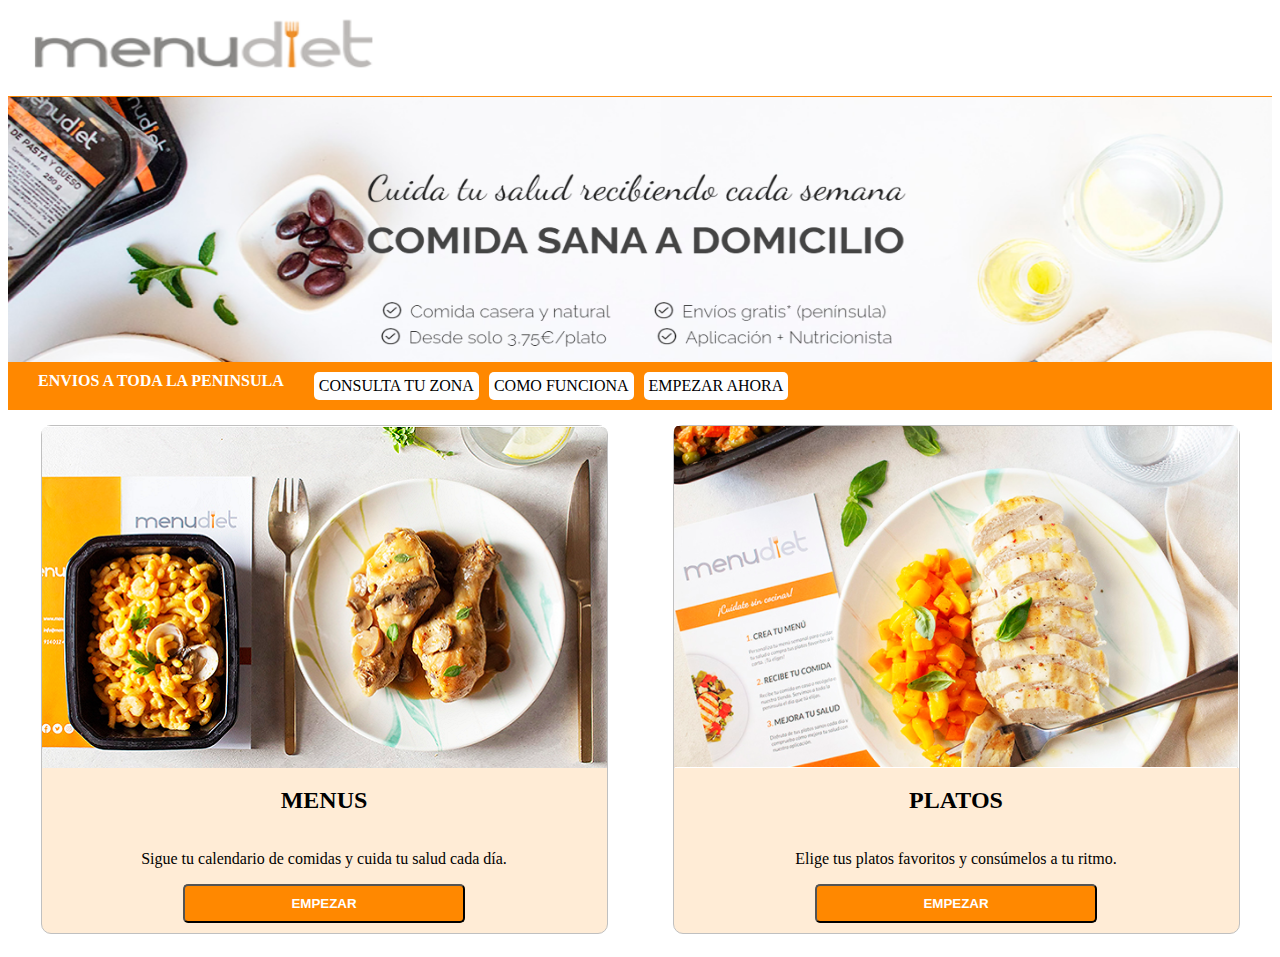
<file: DesarrolloWebCliente/MenuAriketa/INDEX.html>
<html id="pagIndex">

<head>
    <title>TODO supply a title</title>
    <meta charset="UTF-8">
    <meta name="viewport" content="width=device-width, initial-scale=1.0">
    <link href="CSS/CSS.css" rel="stylesheet" type="text/css" />
</head>

<body>
    <header>
        <div>
            <img src="IMG/izena.png" alt="" />
        </div>
        <div>
            <img src="IMG/imagen.png" alt="" />
        </div>
        <nav>
            <span>ENVIOS A TODA LA PENINSULA</span>
            <a target="_blank" href="#">CONSULTA TU ZONA</a>
            <a target="_blank" href="#">COMO FUNCIONA</a>
            <a target="_blank" href="#">EMPEZAR AHORA</a>
        </nav>
    </header>
    <!--ZONA CENTRAL DE CARDS-->
    <section>
        <div class="card">
            <img src="IMG/menusemanal.png" alt="" />
            <h2>MENUS </h2>
            <p>Sigue tu calendario de comidas y cuida tu salud cada día.</p>
            <button id="btnLoadMenu">EMPEZAR</button>

        </div>
        <div class="card">
            <img src="IMG/platos.png" alt="" />
            <h2>PLATOS</h2>
            <p>Elige tus platos favoritos y consúmelos a tu ritmo.</p>
            <button id="btnLoadPlatos">EMPEZAR</button>

        </div>

    </section>
    <footer>
        <!--nosotros y direccion y tlfo-->
    </footer>
    <script src="JS/jquery-3.6.0.js"></script>
    <script src="JS/index.js" type="text/javascript"></script>
</body>

</html>
</file>
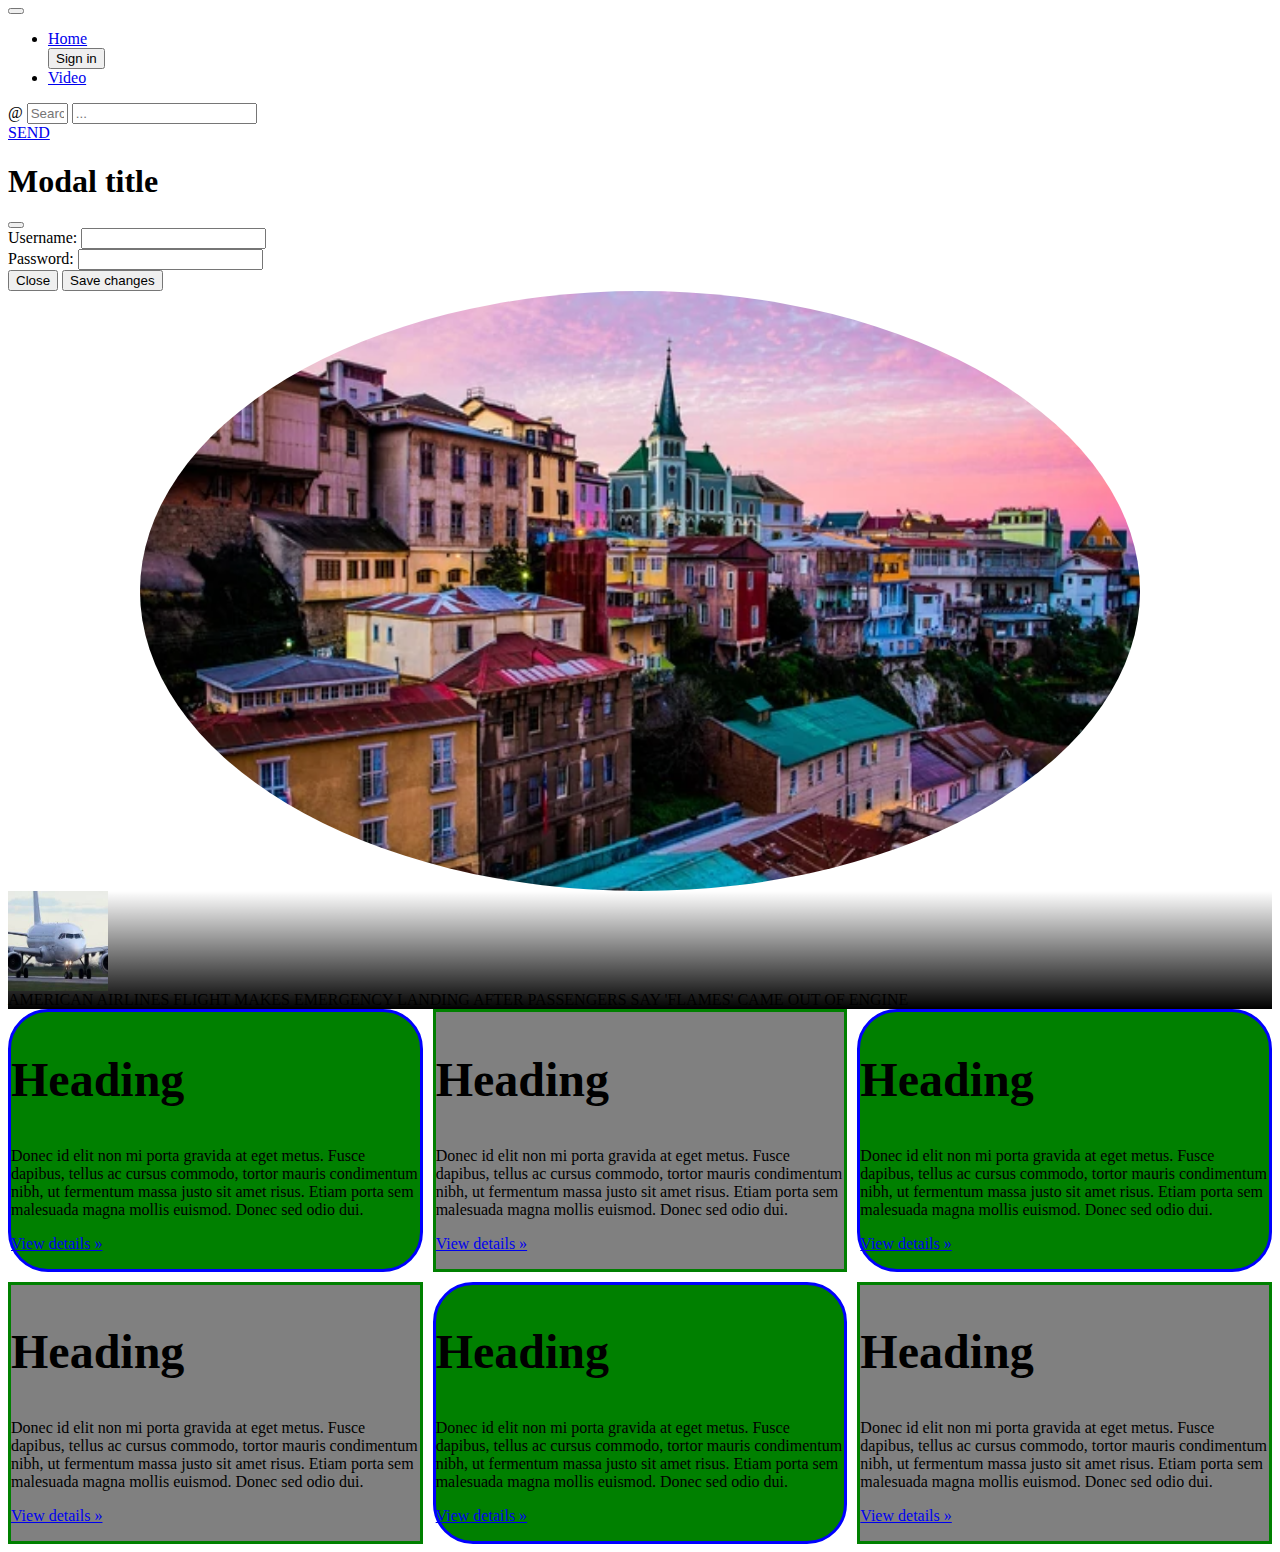
<file: InterfacesWeb/MailaFrogaGontzal/index.html>
<html lang="en">

<head>
  <meta charset="utf-8">
  <meta name="viewport" content="width=device-width, initial-scale=1, shrink-to-fit=no">

  <link href="css/style.css" rel="stylesheet" type="text/css" />
  <link href="https://cdn.jsdelivr.net/npm/bootstrap@5.3.2/dist/css/bootstrap.min.css" rel="stylesheet"
    integrity="sha384-T3c6CoIi6uLrA9TneNEoa7RxnatzjcDSCmG1MXxSR1GAsXEV/Dwwykc2MPK8M2HN" crossorigin="anonymous">
  <title>MAILA FROGA R2</title>
</head>

<body>
  <nav class="navbar navbar-expand-lg bg-body-tertiary fixed-bottom">
    <div class="container-fluid">
      <button class="navbar-toggler" type="button" data-bs-toggle="collapse" data-bs-target="#navbarSupportedContent"
        aria-controls="navbarSupportedContent" aria-expanded="false" aria-label="Toggle navigation">
        <span class="navbar-toggler-icon"></span>
      </button>
      <div class="collapse navbar-collapse" id="navbarSupportedContent">
        <ul class="navbar-nav me-auto mb-2 mb-lg-0">
          <li class="nav-item">
            <a class="nav-link active" aria-current="page" href="#">Home</a>
          </li>
          <button class="btn btn-primary" data-bs-toggle="modal" data-bs-target="#exampleModal">Sign in</button>
          <li class="nav-item">
            <a class="nav-link" href="#">Video</a>
          </li>
        </ul>
        <div class="d-flex">
          <div class="input-group">
            <span class="input-group-text">@</span>
            <input type="text" aria-label="Search" class="form-control" placeholder="Search" size="2">
            <input type="text" aria-label="..." class="form-control" placeholder="...">
          </div>
          <a href="bootstrapEz.html"><span class="btn btn-danger">SEND</span></a>
        </div>
      </div>
    </div>
  </nav>
  <div class="container">

    <div class="modal fade" id="exampleModal" tabindex="-1" aria-labelledby="exampleModalLabel" aria-hidden="true">
      <div class="modal-dialog">
        <div class="modal-content">
          <div class="modal-header">
            <h1 class="modal-title fs-5" id="exampleModalLabel">Modal title</h1>
            <button type="button" class="btn-close" data-bs-dismiss="modal" aria-label="Close"></button>
          </div>
          <div class="modal-body">
            <div id="formModal">
              <div class="m-2">
                <label for="nombre">Username:</label>
                <input type="text" id="nombre" name="nombre" class="form-control">
              </div>
              <div class="m-2">
                <label for="password">Password:</label>
                <input type="password" id="password" name="password" class="form-control">
              </div>
            </div>
          </div>
          <div class="modal-footer">
            <button type="button" class="btn btn-secondary" data-bs-dismiss="modal">Close</button>
            <button type="button" class="btn btn-primary">Save changes</button>
          </div>
        </div>
      </div>
    </div>

    <div class="" id="imagenRedonda">
      <img src="img/ciudad1.jpg" class="" alt="" />
    </div>

    <div class="d-flex float" id="news">
      <div class="">
        <div id="imagenPeque" class="">
          <img src="img/plane.jpg" alt="avió" height="100px" width="100px">
        </div>
      </div>
      <div class="">
        AMERICAN AIRLINES FLIGHT MAKES EMERGENCY LANDING AFTER PASSENGERS SAY 'FLAMES' CAME OUT OF ENGINE
      </div>
    </div>

    <div class="cards m-5">
      <div class="card">
        <div class="card-body">
          <h2 class="card-title">Heading</h2>
          <p class="card-text">Donec id elit non mi porta gravida at eget metus. Fusce dapibus, tellus ac cursus
            commodo,
            tortor
            mauris condimentum nibh, ut fermentum massa justo sit amet risus. Etiam porta sem malesuada magna mollis
            euismod. Donec sed odio dui. </p>
          <p><a class="" href="#" role="button">View details &raquo;</a></p>
        </div>
      </div>
      <div class="card">
        <div class="card-body">
          <h2 class="card-title">Heading</h2>
          <p class="card-text">Donec id elit non mi porta gravida at eget metus. Fusce dapibus, tellus ac cursus
            commodo,
            tortor
            mauris condimentum nibh, ut fermentum massa justo sit amet risus. Etiam porta sem malesuada magna mollis
            euismod. Donec sed odio dui. </p>
          <p><a class="" href="#" role="button">View details &raquo;</a></p>
        </div>
      </div>
      <div class="card">
        <div class="card-body">
          <h2 class="card-title">Heading</h2>
          <p class="card-text">Donec id elit non mi porta gravida at eget metus. Fusce dapibus, tellus ac cursus
            commodo,
            tortor
            mauris condimentum nibh, ut fermentum massa justo sit amet risus. Etiam porta sem malesuada magna mollis
            euismod. Donec sed odio dui. </p>
          <p><a class="" href="#" role="button">View details &raquo;</a></p>
        </div>
      </div>
      <div class="card">
        <div class="card-body">
          <h2 class="card-title">Heading</h2>
          <p class="card-text">Donec id elit non mi porta gravida at eget metus. Fusce dapibus, tellus ac cursus
            commodo,
            tortor
            mauris condimentum nibh, ut fermentum massa justo sit amet risus. Etiam porta sem malesuada magna mollis
            euismod. Donec sed odio dui. </p>
          <p><a class="" href="#" role="button">View details &raquo;</a></p>
        </div>
      </div>
      <div class="card">
        <div class="card-body">
          <h2 class="card-title">Heading</h2>
          <p class="card-text">Donec id elit non mi porta gravida at eget metus. Fusce dapibus, tellus ac cursus
            commodo,
            tortor
            mauris condimentum nibh, ut fermentum massa justo sit amet risus. Etiam porta sem malesuada magna mollis
            euismod. Donec sed odio dui. </p>
          <p><a class="" href="#" role="button">View details &raquo;</a></p>
        </div>
      </div>
      <div class="card">
        <div class="card-body">
          <h2 class="card-title">Heading</h2>
          <p class="card-text">Donec id elit non mi porta gravida at eget metus. Fusce dapibus, tellus ac cursus
            commodo,
            tortor
            mauris condimentum nibh, ut fermentum massa justo sit amet risus. Etiam porta sem malesuada magna mollis
            euismod. Donec sed odio dui. </p>
          <p><a class="" href="#" role="button">View details &raquo;</a></p>
        </div>
      </div>
    </div>

  </div><!--/.container-->

  <script src="https://cdn.jsdelivr.net/npm/bootstrap@5.3.2/dist/js/bootstrap.bundle.min.js"
    integrity="sha384-C6RzsynM9kWDrMNeT87bh95OGNyZPhcTNXj1NW7RuBCsyN/o0jlpcV8Qyq46cDfL"
    crossorigin="anonymous"></script>
</body>

</html>
</file>
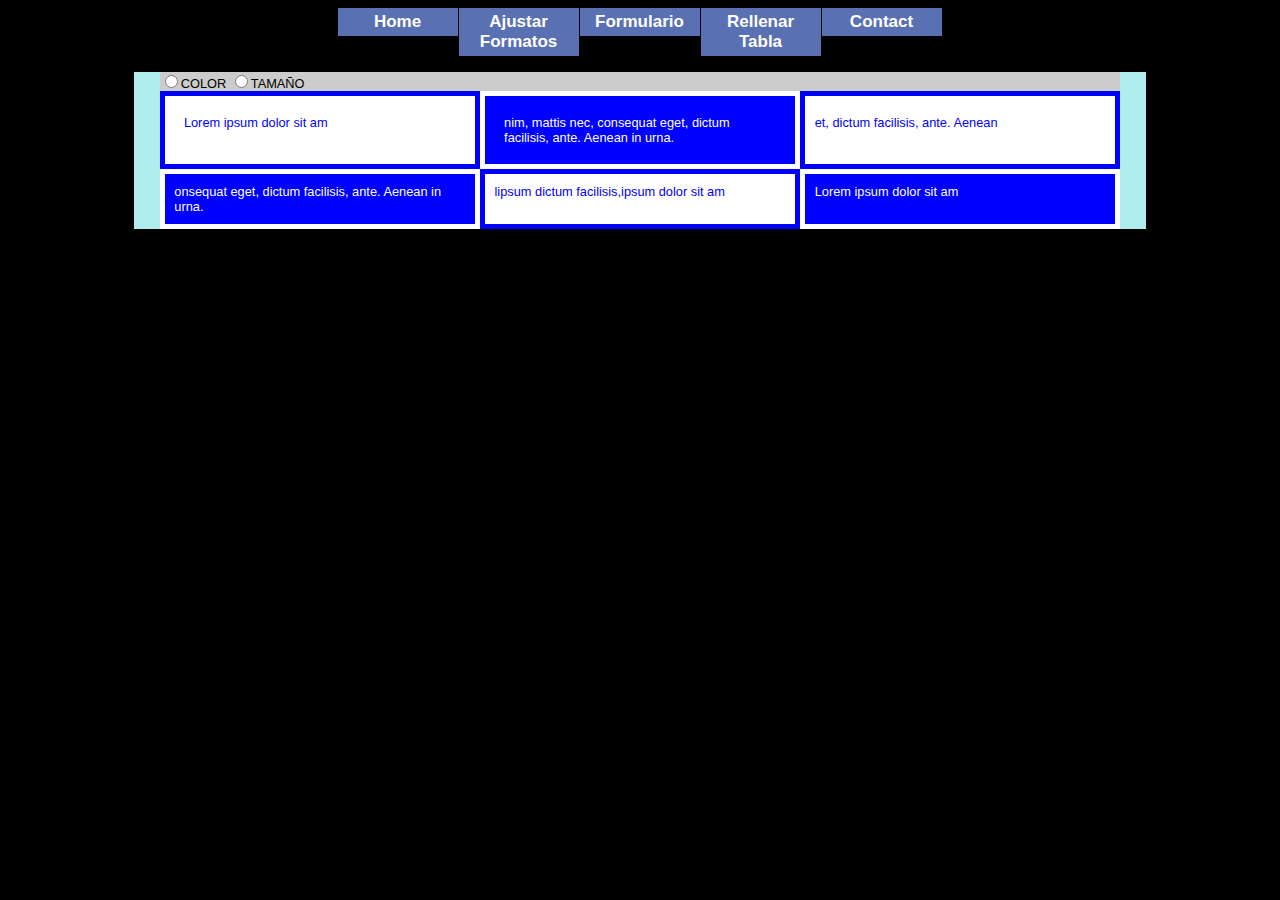
<file: DesarrolloWebCliente/FrogaMaila/AjustarFormatos.html>
<!DOCTYPE html>
<html>

<head>
    <title>TODO supply a title</title>
    <meta charset="UTF-8">
    <meta name="viewport" content="width=device-width, initial-scale=1.0">
    <link href="css/style.css" rel="stylesheet" type="text/css" />
</head>

<body>
    <div>
        <ul id="sddm">
            <li><a href="HASIERA.html">Home</a> </li>
            <li><a href="#">Ajustar Formatos</a> </li>
            <li><a href="Formulario.html">Formulario</a></li>
            <li><a href="RellenarTabla.html">Rellenar Tabla</a></li>
            <li><a href="#">Contact</a></li>
        </ul>
        <div style="clear:both"></div>
    </div>
    <p></p>

    <div id="ajustarFormato">
        <div id="content">
            <div class="itxura">
                <input type="radio" name="opciones" value="miColor" />COLOR
                <input type="radio" name="opciones" value="miTamano" />TAMAÑO
            </div>
            <div class="cfila">
                <div class="box celda" id="one"><span id="1">Lorem ipsum dolor sit am</span></div>
                <div class="box celda" id="two"><span id="2">nim, mattis nec, consequat eget, dictum facilisis, ante.
                        Aenean in
                        urna. </span></div>
                <div class="box celda" id="three"><span id="3">et, dictum facilisis, ante. Aenean </span></div>
            </div>
            <div class="cfila">
                <div class="box celda" id="four"><span id="4">onsequat eget, dictum facilisis, ante. Aenean in urna.
                    </span>
                </div>
                <div class="box celda" id="five"><span id="5">lipsum dictum facilisis,ipsum dolor sit am</span></div>
                <div class="box celda" id="six"><span id="6">Lorem ipsum dolor sit am</span></div>
            </div>
        </div>
    </div>
    <script src="js/formatos.js" type="text/javascript"></script>

</body>

</html>
</file>
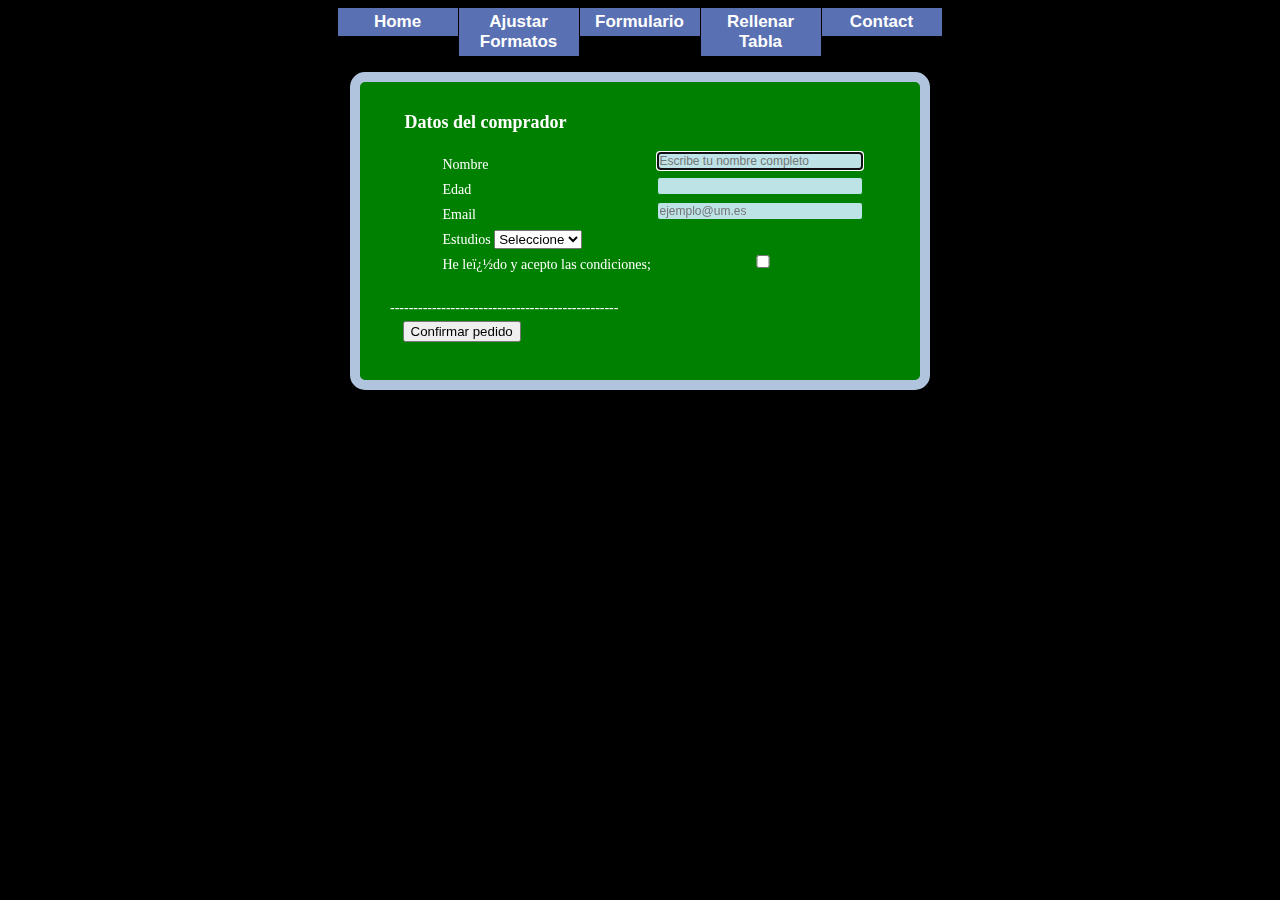
<file: DesarrolloWebCliente/FrogaMaila/formulario.html>
<!DOCTYPE html>
<!--
To change this license header, choose License Headers in Project Properties.
To change this template file, choose Tools | Templates
and open the template in the editor.
-->
<html>

<head>
    <title>TODO supply a title</title>
    <meta charset="windows-1252">
    <meta name="viewport" content="width=device-width, initial-scale=1.0">
    <link href="css/style.css" rel="stylesheet" type="text/css" />
</head>

<body>
    <div>
        <ul id="sddm">
            <li><a href="HASIERA.html">Home</a> </li>
            <li><a href="AjustarFormatos.html">Ajustar Formatos</a> </li>
            <li><a href="#">Formulario</a></li>
            <li><a href="RellenarTabla.html">Rellenar Tabla</a></li>
            <li><a href="#">Contact</a></li>
        </ul>
        <div style="clear:both"></div>
    </div>
    <p></p>
    <form id="pago" name="pago" action="www.google.com">
        <fieldset class="fieldset_up">
            <legend>Datos del comprador</legend>
            <ol>
                <li>
                    <label for="nombre">Nombre</label><input id="nombre" name="nombre" type="text"
                        placeholder="Escribe tu nombre completo" autofocus>
                </li>

                <li>
                    <label for='edad'>Edad</label><input type='text' id='edad' name='edad' />
                </li>
                <li>
                    <label for="email">Email</label><input id="email" name="email" type="email"
                        placeholder="ejemplo@um.es">
                </li>

                <li>
                    <label for='estudios'>Estudios</label>
                    <select id='estudios' name='estudios'>
                        <option value=''>Seleccione</option>
                        <option value="Ningunos">Ningunos</option>
                        <option value="Primarios">Primarios</option>
                        <option value="Bachiller">Bachiller</option>
                        <option value="Grado">Grado</option>
                        <option value="Master">Master</option>
                    </select>
                </li>
                <li>
                    <label><input type='checkbox' value='SI' id='acepto' />He le�do y acepto las condiciones;</label>
                </li>
            </ol>
        </fieldset>

        -------------------------------------------------
        <fieldset>
            <button type="submit">Confirmar pedido</button>
        </fieldset>
    </form>

    <script src="js/formulario.js" type="text/javascript"></script>
</body>

</html>
</file>
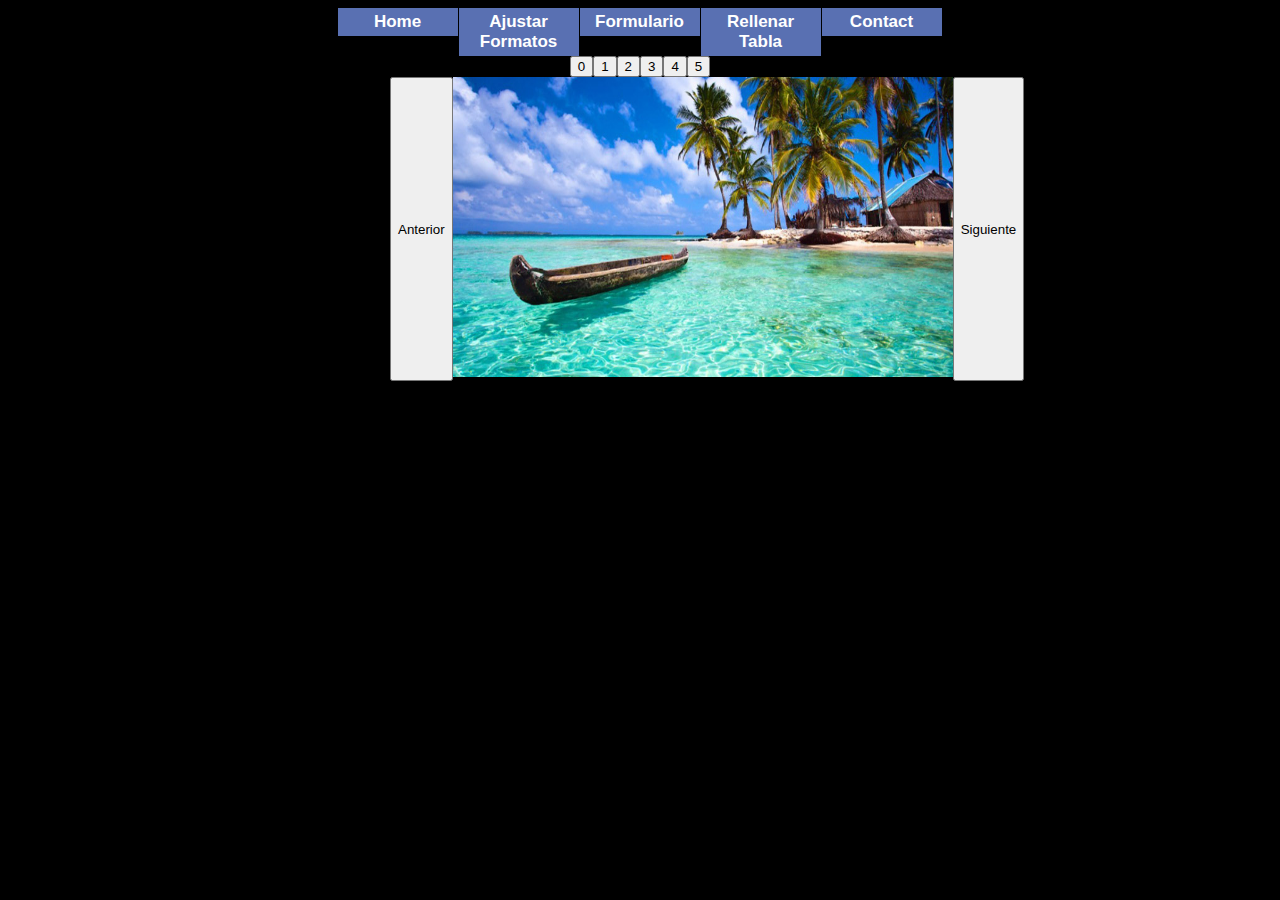
<file: DesarrolloWebCliente/FrogaMaila/HASIERA.html>
<!DOCTYPE html>
<!--
To change this license header, choose License Headers in Project Properties.
To change this template file, choose Tools | Templates
and open the template in the editor.
-->
<html>

<head>
    <title>TODO supply a title</title>
    <meta charset="windows-1252">
    <meta name="viewport" content="width=device-width, initial-scale=1.0">
    <link href="css/style.css" rel="stylesheet" type="text/css" />
</head>

<body>
    <div>
        <ul id="sddm">
            <li><a href="HASIERA.html">Home</a> </li>
            <li><a href="AjustarFormatos.html">Ajustar Formatos</a> </li>
            <li><a href="formulario.html">Formulario</a></li>
            <li><a href="RellenarTabla.html">Rellenar Tabla</a></li>
            <li><a href="#">Contact</a></li>
        </ul>
        <div style="clear:both"></div>
    </div>

    <div id="fotos">
        
        <div id="buttonDIV" style="display: flex; justify-content: center;"></div>

        <div style="display: flex; justify-content: space-around;">
            <button id="anterior">Anterior</button>

            <div id="imgDescripcion">
                <img id="imgContenedor" src="img/wallpaper_0.jpg" />
            </div>

            <button id="siguiente">Siguiente</button>
        </div>

    </div>
    
    <script src="js/hasiera.js" type="text/javascript"></script>
</body>

</html>
</file>
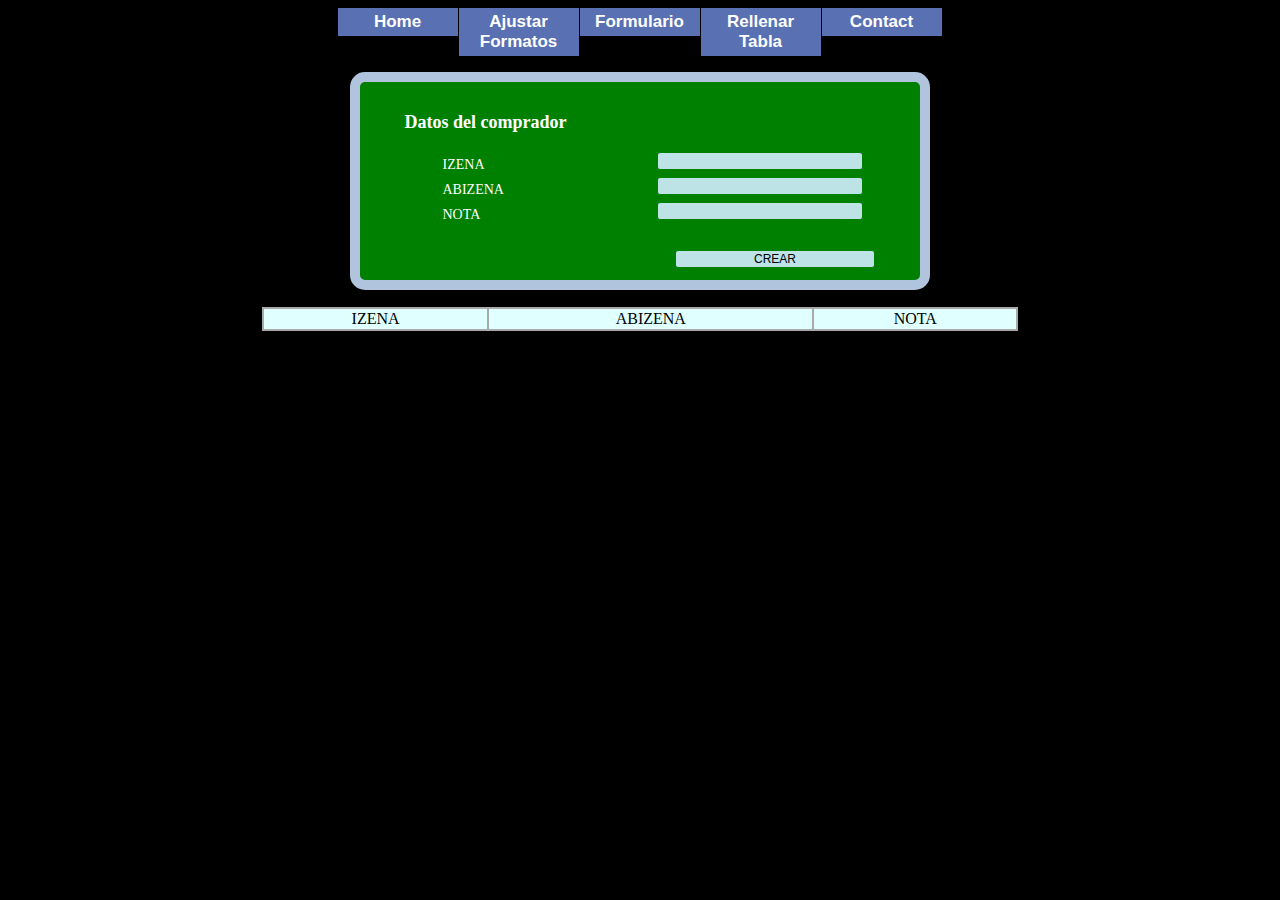
<file: DesarrolloWebCliente/FrogaMaila/RellenarTabla.html>
<!DOCTYPE html>
<!--
To change this license header, choose License Headers in Project Properties.
To change this template file, choose Tools | Templates
and open the template in the editor.
-->
<html>

<head>
    <title>TODO supply a title</title>
    <meta charset="UTF-8">
    <meta name="viewport" content="width=device-width, initial-scale=1.0">
    <link href="css/style.css" rel="stylesheet" type="text/css" />
</head>

<body>
    <div>
        <ul id="sddm">
            <li><a href="HASIERA.html">Home</a> </li>
            <li><a href="AjustarFormatos.html">Ajustar Formatos</a> </li>
            <li><a href="formulario.html">Formulario</a></li>
            <li><a href="#">Rellenar Tabla</a></li>
            <li><a href="#">Contact</a></li>
        </ul>
        <div style="clear:both"></div>
    </div>
    <p></p>
    <form id="pago" name="pago" action="#">
        <fieldset class="fieldset_up">
            <legend>Datos del comprador</legend>
            <ol>
                <li>
                    <label for="izena">IZENA</label><input id="Izena" name="Izena" type="text">
                </li>
                <li>
                    <label for="abizena">ABIZENA</label><input id="Abizena" name="Abizena" type="text">
                </li>
                <li>
                    <label for="nota">NOTA</label><input id="Nota" name="Nota" type="text">
                </li>
            </ol>
        </fieldset>
        <input type="button" name="CREAR" id="CREAR" value="CREAR">
    </form>

    <p></p>

    <table id="hemen">
        <tr>
            <td>IZENA</td>
            <td>ABIZENA</td>
            <td>NOTA</td>
        </tr>
    </table>

    <script src="js/RellenarTabla.js" type="text/javascript"></script>
</body>

</html>
</file>
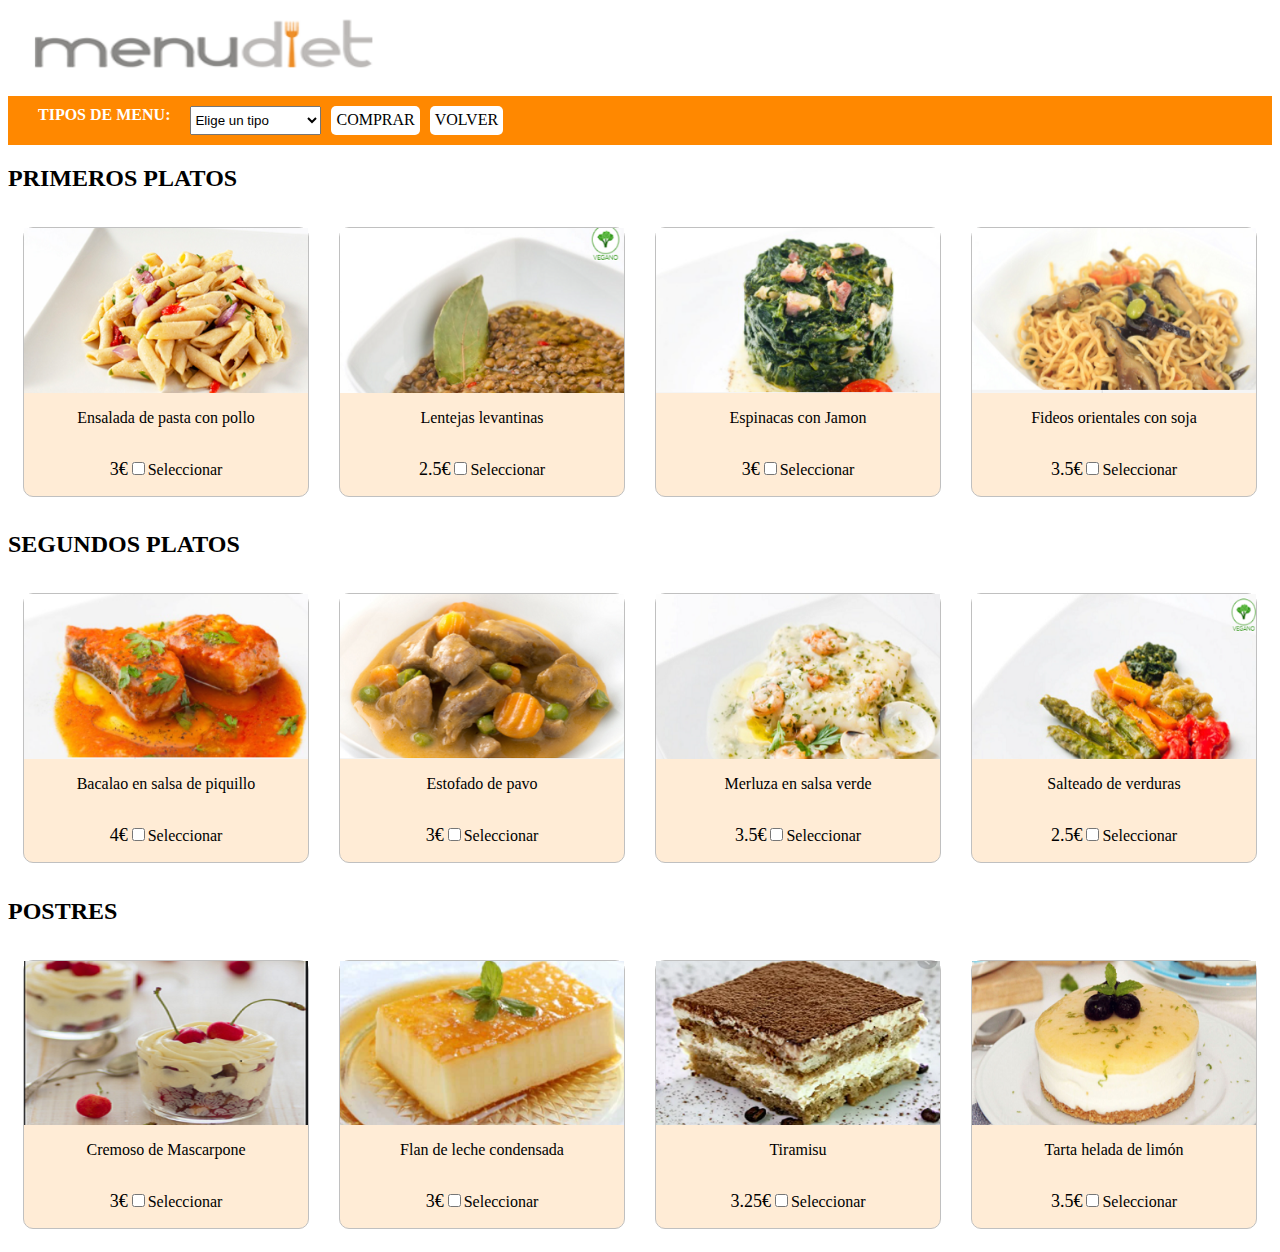
<file: DesarrolloWebCliente/MenuAriketa/ELEGIR_PRODUCTO.html>
<html id="elegirProd">

<head>
    <title>TODO supply a title</title>
    <meta charset="UTF-8">
    <meta name="viewport" content="width=device-width, initial-scale=1.0">
    <link href="CSS/CSS.css" rel="stylesheet" type="text/css" />
</head>

<body>
    <header>
        <div>
            <img src="IMG/izena.png" alt="" />
        </div>
        <nav>
            <span id="titulo" class="menuNav">TIPOS DE MENU:</span>
            <select id="comboMenu" class="menuNav">
                <option value="elegir">Elige un tipo</option>
                <option value="basico">MENÚ BÁSICO</option>
                <option value="especial">MENÚ ESPECIAL</option>
            </select>
            <a href="#" id="elemCompra">COMPRAR</a>
            <a href="#" id="elemVolver">VOLVER</a>
        </nav>
    </header>
    <h2 class="platosMenu">PRIMEROS PLATOS</h2>
    <section id="PrimerosPlatos">
    </section>

    <h2 class="platosMenu">SEGUNDOS PLATOS</h2>
    <section id="SegundosPlatos">
    </section>

    <h2 class="platosMenu">POSTRES</h2>
    <section id="PostresPlatos">
    </section>

    <section id="Pedido">
        <div id="fade" class="overlay"></div>
        <div id="light" class="modal">
            <div class="modalElem">
                <h2>DATOS DE ENTREGA</h2>
                <form id="formPedido" name="formPedido">
                    <label for="nombre">NOMBRE </label><input type="text" name="nombre" id="nombre"
                        placeholder="Nombre">
                    <label for="edad"> EDAD </label><input type="text" name="edad" id="edad">
                    <label for="direccion">DIRECCION </label> <input type="text" name="direccion" id="direccion"
                        placeholder="Direccion" disabled>

                </form>
                <button id="btnComprar">COMPRAR</button>
                <button id="btnCancelar">CANCELAR</button>
            </div>
            <div class="modalElem">
                <h2>PEDIDO REALIZADO</h2>
                <div id="hemenJarri">
                    <ul id="listaPlatosSeleccionados"></ul>
                </div>
                <div id="precioTotal"></div>
                <hr>
                <div id="descuento"></div>
                <div id="precioTotalPostDescuento"></div>
            </div>
        </div>
    </section>

    <script src="JS/jquery-3.6.0.js"></script>
    <script src="JS/modal.js" type="text/javascript"></script>
</body>

</html>
</file>
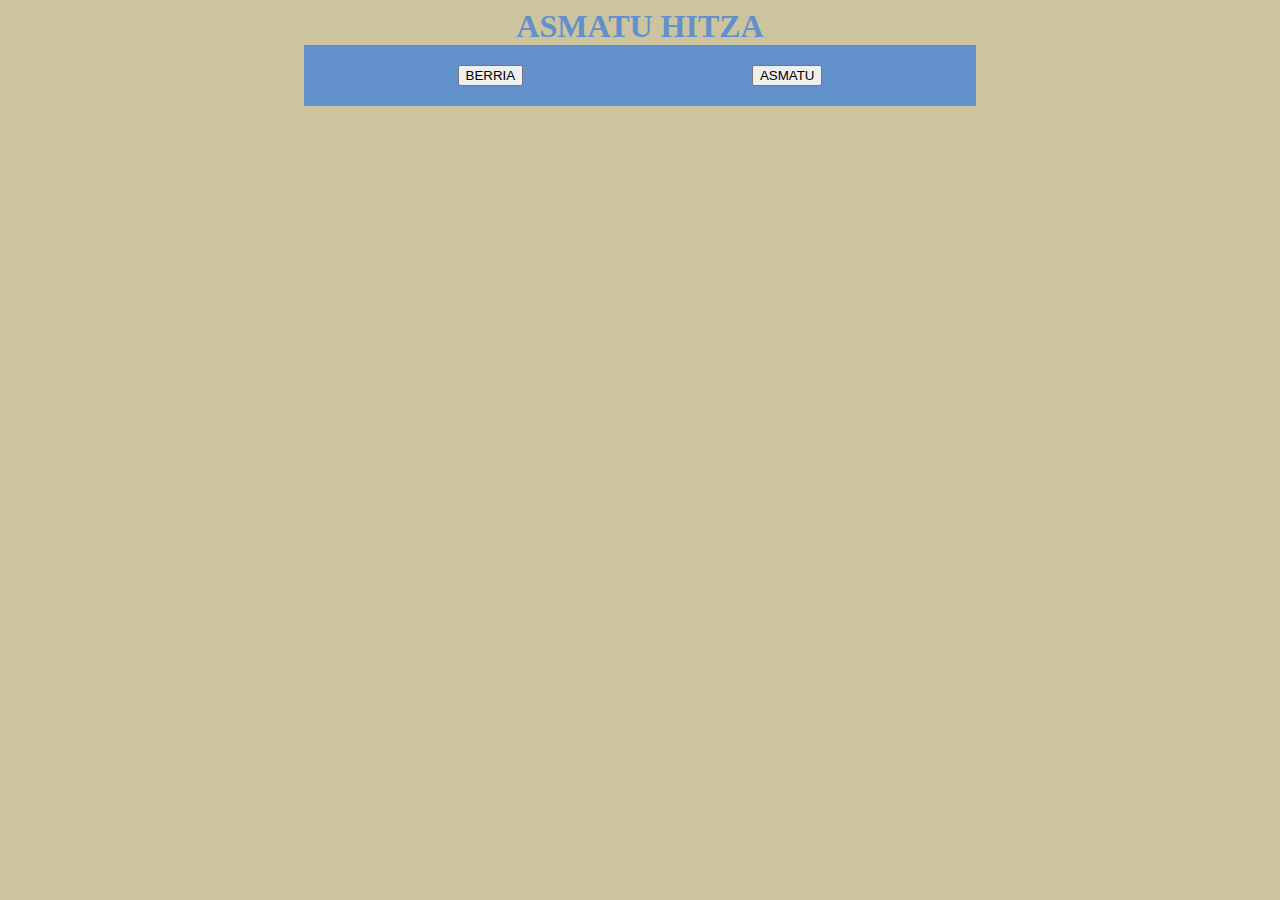
<file: InterfacesWeb/ADIVINA NUM PALABRA IKASLEA/adivPalabra.html>
<html>

<head>
    <title>TODO supply a title</title>
    <meta charset="UTF-8">
    <meta name="viewport" content="width=device-width, initial-scale=1.0">
    <link href="css/estiloPalabra.css" rel="stylesheet" type="text/css" />
</head>

<body>
    <header>
        <h1>ASMATU HITZA </h1>
        <ul>
            <li><button id="berria">BERRIA</button></li>
            <li><button id="asmatu">ASMATU</button></li>
        </ul>

    </header>

    <div id="hitzberria">
        <H2>SARTU HITZ BERRIA</H2>
        <form id="formuhitza" action="#">
            <label> </label>
            <input id="idatzih" type="text" placeholder="teclee palabra">
            <input type="submit" value="enviar">
        </form>
    </div>

    <div id="juego">
        <H2>ASMATU HITZA</H2>
        <h3>NUMERO INTENTOS <input type="text" id="veces" disabled value="0" /> </h3>
        <div id="cuadros">

        </div>
        <div id="encontrarpalabra">
            <form id="formucomprobar" action="">
                <label for input> TECLEA LETRA</label>
                <input type="text" id="letra" maxlength="1" placeholder="letra">
                <br>
                <label for input>PALABRA </label><input id="palabraadiv" type="text">

                <br><input type="submit" value="enviar">
            </form>
        </div>
        <p id="aa"></p>
    </div>

    <script src="https://code.jquery.com/jquery-3.6.0.min.js"></script>
    <script src="js/adivPalabra.js" type="text/javascript"></script>
</body>

</html>
</file>
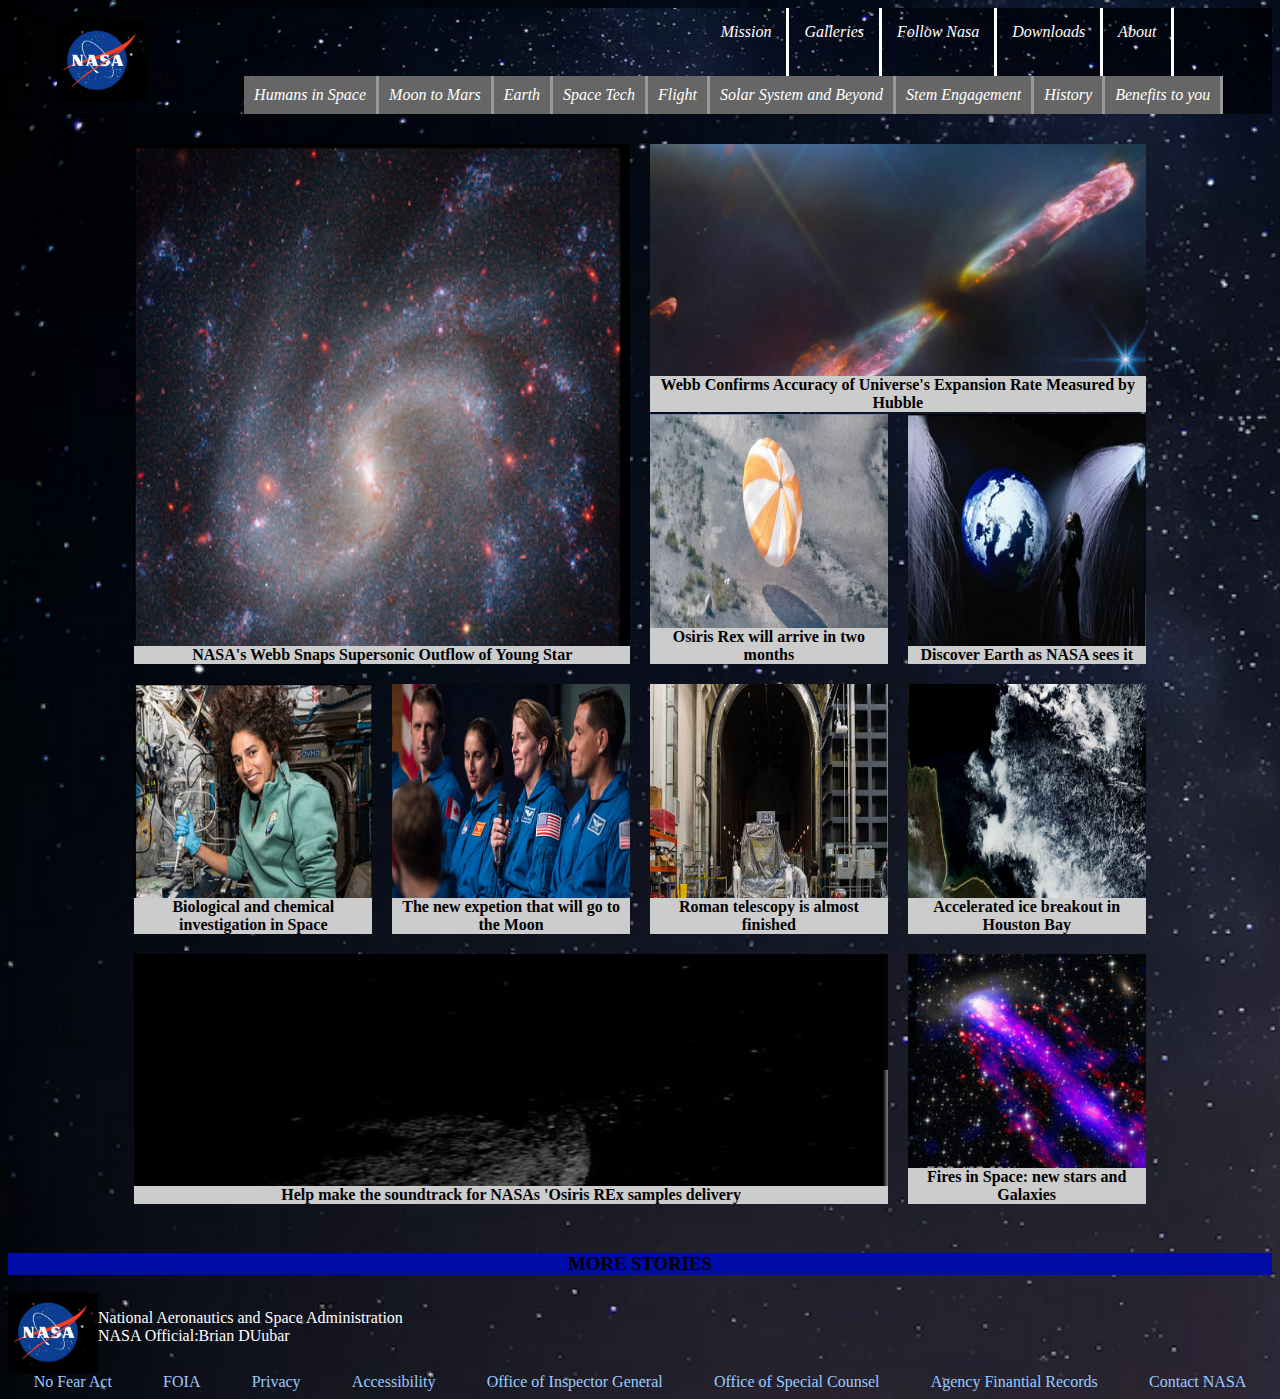
<file: InterfacesWeb/AzterketaGontzal/hasiera.html>
<html>

<head>
    <title>TODO supply a title</title>
    <meta charset="UTF-8">
    <meta name="viewport" content="width=device-width, initial-scale=1.0">
    <link href="css/style.css" rel="stylesheet" type="text/css" />
</head>

<body>
    <header>
        <div>
            <img src="img/logaNasa.png" id="logo" alt="" />
        </div>
        <div id="navLinks">
            <!-- handiak bakarrik -->
            <nav id="goikoa">
                <a href="#">Mission</a>
                <a href="#">Galleries</a>
                <a href="#">Follow Nasa</a>
                <a href="#">Downloads</a>
                <a href="#">About</a>
            </nav>
            <nav id="behekoa">
                <a href="#">Humans in Space</a>
                <a href="#">Moon to Mars</a>
                <a href="#">Earth</a>
                <a href="#">Space Tech</a>
                <a href="#">Flight</a>
                <a href="#">Solar System and Beyond</a>
                <a href="#">Stem Engagement</a>
                <a href="#">History</a>
                <a href="#">Benefits to you</a>
            </nav>
        </div>
    </header>
    <section>
        <div class="container">
            <div class="tarjeta" id="img1">
                <img src="img/galaxia.png" alt="" />
                <p>NASA's Webb Snaps Supersonic Outflow of Young Star </p>
            </div>
            <div class="tarjeta" id="img2">
                <img src="img/star.png" alt="" />
                <p>Webb Confirms Accuracy of Universe's Expansion Rate Measured by Hubble </p>
            </div>
            <div class="tarjeta" id="img3">
                <img src="img/osirisRex.png" alt="" />
                <p> Osiris Rex will arrive in two months </p>
            </div>
            <div class="tarjeta" id="img4">
                <img src="img/earthinformation.png" alt="" />
                <p>Discover Earth as NASA sees it </p>
            </div>
            <div class="tarjeta" id="img5">
                <img src="img/biological.png" alt="" />
                <p>Biological and chemical investigation in Space </p>
            </div>
            <div class="tarjeta" id="img6">
                <img src="img/humansinspace.png" alt="" />
                <p>The new expetion that will go to the Moon </p>
            </div>
            <div class="tarjeta" id="img7">
                <img src="img/romantelescopy.png" alt="" />
                <p>Roman telescopy is almost finished </p>
            </div>
            <div class="tarjeta" id="img8">
                <img src="img/icebreakdown.png" alt="" />
                <p>Accelerated ice breakout in Houston Bay </p>
            </div>
            <div class="tarjeta" id="img9">
                <img src="img/sountrack.png" alt="" />
                <p>Help make the soundtrack for NASAs 'Osiris REx samples delivery </p>
            </div>
            <div class="tarjeta" id="img10">
                <img src="img/chandra.png" alt="" />
                <p> Fires in Space: new stars and Galaxies </p>
            </div>
        </div>
    </section>

    <footer>
        <h3>MORE STORIES</h3>
        <div>
            <img src="img/logaNasa.png" id="logo" alt="" />
            <p> National Aeronautics and Space Administration<br> NASA Official:Brian DUubar</p>
        </div>
        <nav>
            <a href="#">No Fear Act</a>
            <a href="#">FOIA</a>
            <a href="#">Privacy</a>
            <a href="#">Accessibility</a>
            <a href="#">Office of Inspector General</a>
            <a href="#">Office of Special Counsel</a>
            <a href="#">Agency Finantial Records</a>
            <a href="#">Contact NASA</a>
        </nav>
    </footer>



</body>

</html>
</file>
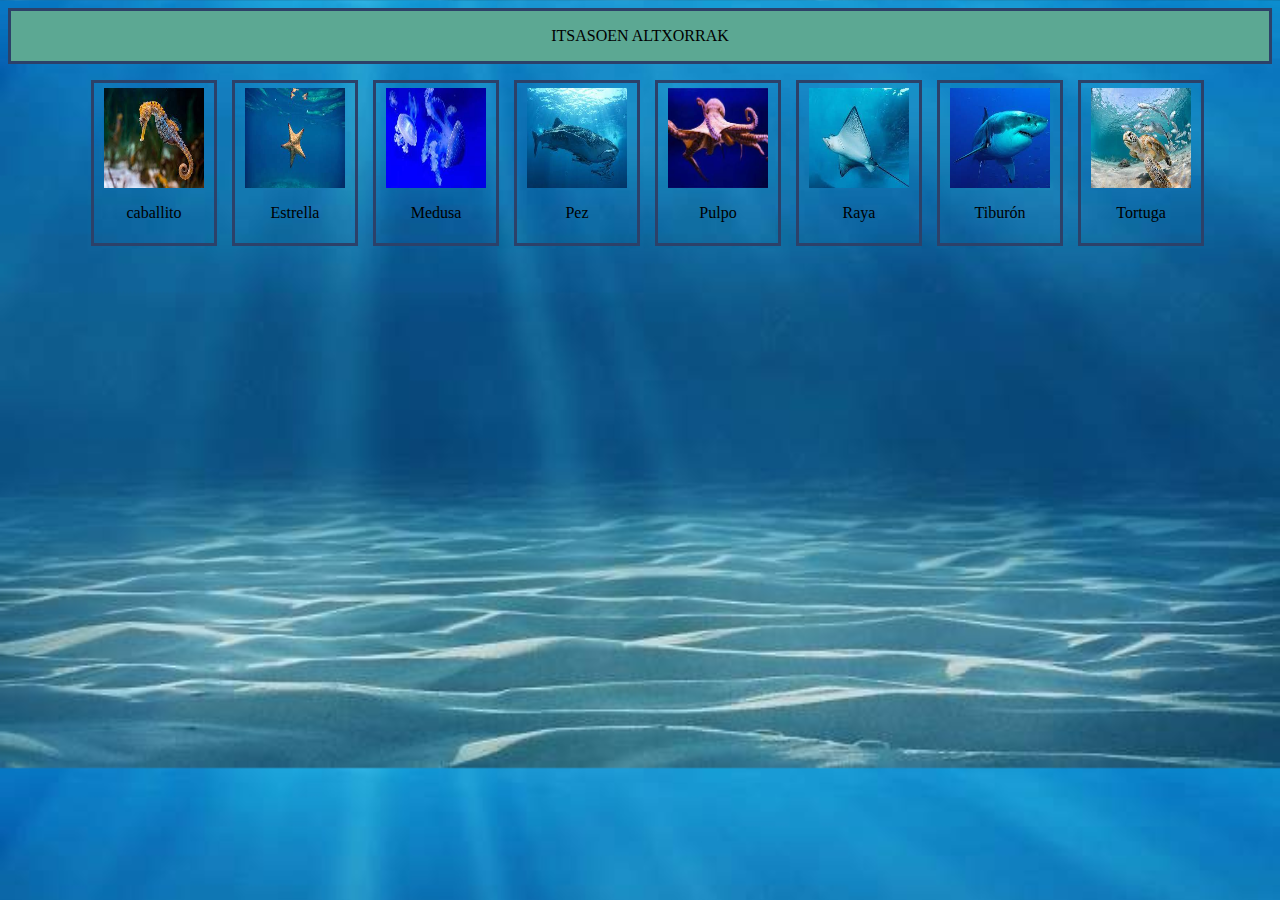
<file: InterfacesWeb/ItsasoenAltxorrak/ItsasoenAltxorrak.html>
<!DOCTYPE html>
<html lang="es">
  <head>
    <meta charset="utf-8" />
    <title>HTML</title>
    <meta name="viewport" content="width=device-width, initial-scale=1.0" />
    <link rel="stylesheet" href="ItsasoenAltxorrak.css" />
  </head>

  <body>
    <header id="title">ITSASOEN ALTXORRAK</header>
    <div id="divImages">
      <div class="divItems">
        <img class="images" src="img/caballito.jpg" alt="caballito" />
        <p>caballito</p>
      </div>

      <div class="divItems">
        <img class="images" src="img/estrella.jpg" alt="estrella" />
        <p>Estrella</p>
      </div>

      <div class="divItems">
        <img class="images" src="img/medusa.jpg" alt="medusa" />
        <p>Medusa</p>
      </div>

      <div class="divItems">
        <img class="images" src="img/pez.jpg" alt="pez" />
        <p>Pez</p>
      </div>

      <div class="divItems">
        <img class="images" src="img/pulpo.jpg" alt="pulpo" />
        <p>Pulpo</p>
      </div>

      <div class="divItems">
        <img class="images" src="img/raya.jpg" alt="raya" />
        <p>Raya</p>
      </div>

      <div class="divItems">
        <img class="images" src="img/tiburon.jpg" alt="tiburon" />
        <p>Tiburón</p>
      </div>

      <div class="divItems">
        <img class="images" src="img/tortuga.jpg" alt="tortuga" />
        <p>Tortuga</p>
      </div>
    </div>
  </body>
</html>
</file>
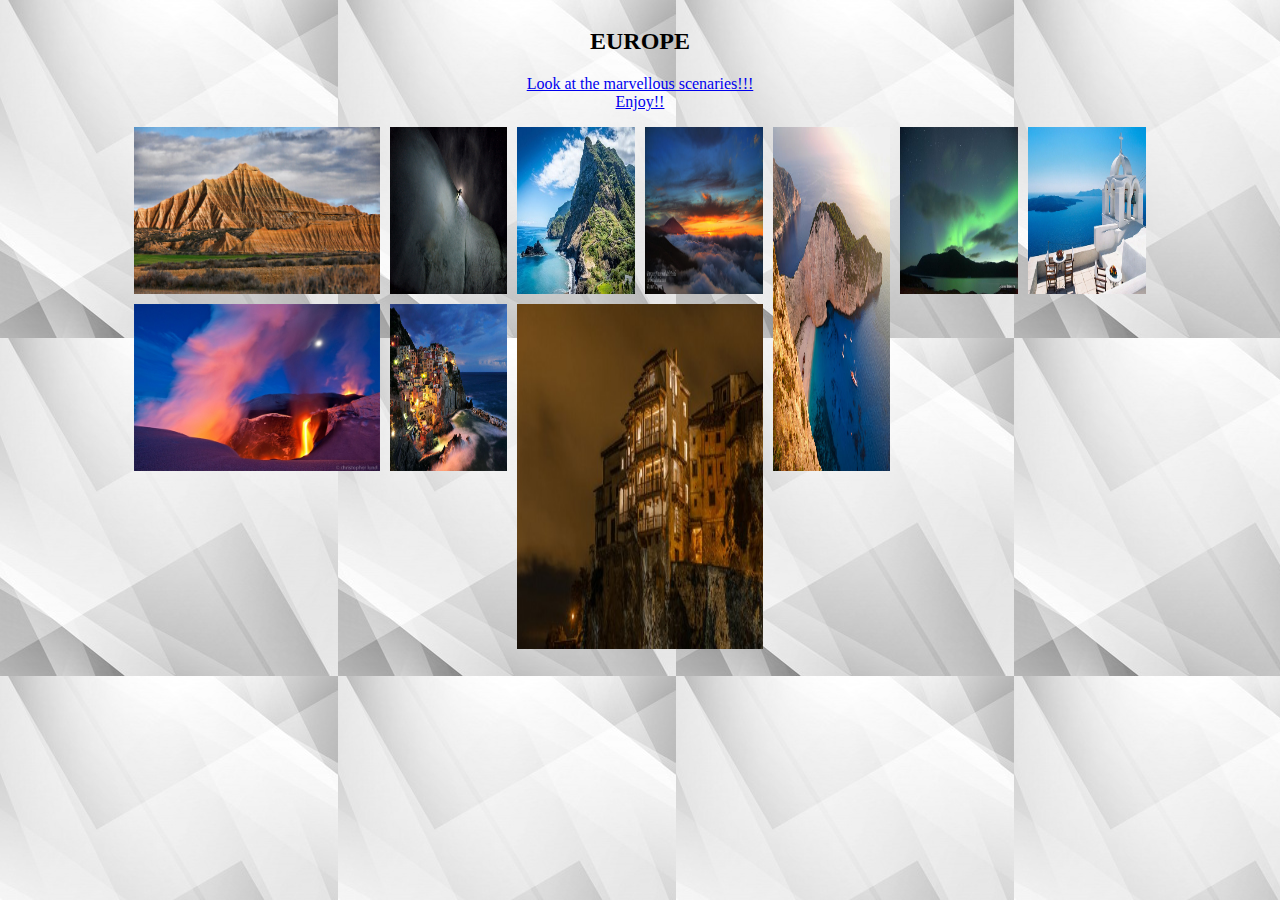
<file: InterfacesWeb/MailaFrogaGontzal/bootstrapEz.html>
<!DOCTYPE html>
<!--
To change this license header, choose License Headers in Project Properties.
To change this template file, choose Tools | Templates
and open the template in the editor.
-->
<html>

<head>
  <title>TODO supply a title</title>
  <meta charset="UTF-8">
  <meta name="viewport" content="width=device-width, initial-scale=1.0">
  <link href="css/bootstrapEz.css" rel="stylesheet" type="text/css" />

</head>

<body>
  <article>
    <h2>EUROPE </h2>
    <ul>
      <li><a href="#">Look at the marvellous scenaries!!!</a></li>
      <li><a href="#">Enjoy!!</a></li>
    </ul>
  </article>

  <section>
    <article id="img1"><img src="img/bardenas-reales-navarra7.jpg" alt="" /></article>
    <article id="img2"><img src="img/glaciar-gorner-1.jpg" alt="" /></article>
    <article id="img3"><img src="img/madeira-beach-400x267.jpg" alt="" /></article>
    <article id="img4"><img src="img/parque-nacional-teide7.jpg" alt="" /></article>
    <article id="img5"><img src="img/playa-navagio3.jpg" alt="" /></article>
    <article id="img6"><img src="img/viaje-a-groenlandia1.jpg" alt="" /> </article>
    <article id="img7"><img src="img/vistas-mar-santorini1.jpg" alt="" /> </article>
    <article id="img8"><img src="img/rio-lava-islandia6.jpg" alt="" /> </article>
    <article id="img9"><img src="img/manarola3.jpg" alt="" /> </article>
    <article id="img10"><img src="img/hanging-houses-cuenca-at-night-400x253.jpg" alt="" /></article>
  </section>
</body>

</html>
</file>
<file: DesarrolloWebCliente/MenuAriketa/CSS/CSS.css>
header div:nth-child(2) img {
    width: 100%;
    height: 30%;
}

header div:nth-child(1) img {
    width: 30%;
    height: 10%;
}

nav {
    background: #FF8800;
    text-align: center;
    padding: 10px;
    color: white;
    display: flex;
    flex-direction: row;

}

nav a {
    color: black;
    background: white;
    border-radius: 5px;
    text-decoration: none;
    padding: 5px;
    margin-left: 10px;
}

nav span {
    margin-left: 20px;
    margin-right: 20px;
    font-weight: bolder;
}

nav select {
    padding-top: 5px;
    padding-bottom: 5px;
}

section {
    display: flex;
    flex-direction: row;
    justify-content: space-around;
    flex-wrap: nowrap;
}

section .card {
    border: 1px solid silver;
    margin: 15px;
    background-color: #ffecd6;
    text-align: center;
    border-radius: 10px;

}

section .card img {
    width: 100%;
}

section .card span {
    font-size: 18px
}

section .card button {
    font-weight: bolder;
    background: #FF8800;
    color: white;
    padding: 10px;
    border-radius: 5px;
    margin-bottom: 10px;
}

section .platosMenu {
    margin: 4px;
}

#elegirProd section .card {
    display: flex;
    flex-direction: column;
    justify-content: space-between;
}

/*
#elegirProd section .card {
    display: none;
}
*/

#pagIndex section .card {
    display: flex;
    flex-direction: column;
    justify-content: space-between;
}

#pagIndex section .card button {
    width: 50%;
    align-self: center;

}

/*codigo del modal*/

#pedido{
    display: none;
}

.overlay {

    position: fixed;
    top: 0;
    left: 0;
    width: 100%;
    height: 100%;
    background: #000;
    z-index: 1001;
    opacity: .75;
    -moz-opacity: 0.75;
    filter: alpha(opacity=75);
    /*     overflow-y: hidden;*/
}

.modal {

    position: fixed;
    top: 15%;
    left: 12%;
    width: 70%;
    height: 60%;
    padding: 16px;
    background: #fff;
    color: #333;
    z-index: 1002;
    overflow: auto;
    /*    overflow: auto;*/
}

#light {
    display: flex;
    flex-direction: row;
}

.modal .modalElem {
    width: 50%;
    padding: 10px;
}

.modal .modalElem li span {
    width: 200px;
    display: inline-flex;
}

.modal #formPedido input {
    font-family: "Roboto", sans-serif;
    outline: 0;
    background: #f2f2f2;
    width: 100%;
    border: 0;
    margin: 0 0 15px;
    padding: 15px;
    box-sizing: border-box;
    font-size: 14px;
}

#formPedido button {
    font-family: "Roboto", sans-serif;
    text-transform: uppercase;
    outline: 0;
    background: #4CAF50;
    width: 100%;
    border: 0;
    padding: 15px;
    color: #FFFFFF;
    font-size: 14px;
    -webkit-transition: all 0.3 ease;
    transition: all 0.3 ease;
    cursor: pointer;
}

#formPedido button:hover,
.form button:active,
.form button:focus {
    background: #43A047;
}

::-webkit-input-placeholder {
    color: #adadad;
}

:-moz-placeholder {
    /* Firefox 18- */
    color: #adadad;
}

::-moz-placeholder {
    /* Firefox 19+ */
    color: #adadad;
}

:-ms-input-placeholder {
    color: #adadad;
}



/*poner mediaquery a menu sup*/
@media (max-width: 716px) {
    #light {
        flex-direction: column;
    }

    .modal {
        position: absolute;

        height: 100%;
    }

    .modal .modalElem {
        width: 100%;
    }
}

@media (max-width: 450px) {

    #pagIndex section,
    #elegirProd section {
        flex-wrap: wrap;
    }

    #elegirProd section .card {
        width: 90%;
    }

    #elegirProd nav {
        flex-wrap: wrap;
        justify-content: center;
    }

    #elegirProd nav a {
        margin-top: 5px;
    }

    #elegirProd nav select {
        padding-top: 2px;
        padding-bottom: 2px;
    }

    #pagIndex header div:nth-child(2) img {
        display: none;
    }

    #pagIndex header nav {
        flex-direction: column;
        align-items: center;

    }

    #pagIndex header nav a {
        width: 50%;
        margin: 5px;

    }
}

@media (min-width:451px) and (max-width: 675px) {
    #elegirProd section {
        flex-wrap: wrap;
    }

    #elegirProd section .card {
        width: 40%;
    }

    #elegirProd nav select {
        padding-top: 3px;
        padding-bottom: 2px;
    }
}

@media (min-width:451px) and (max-width: 775px) {
    #pagIndex section {
        flex-wrap: wrap;
    }

    #pagIndex section .card {
        width: 40%;
    }

    #pagIndex nav select {
        padding-top: 3px;
        padding-bottom: 2px;
    }
}
</file>
<file: InterfacesWeb/MailaFrogaGontzal/css/style.css>
#body {
    background-color: #eee;
}

#formModal{
    display: flex;
    flex-direction: column;
}

#imagenRedonda {
    display: flex;
    justify-content: center;
}

#imagenRedonda img {
    border-radius: 50%;
    height: 600px;
    width: 1000px;
    transition: height 2s, width 2s;
}

#imagenRedonda:hover img {
    height: 300px;
    width: 450px;
}

#imagenPeque:hover {
    content: url("../img/plane2.jpg");
    height: 100px;
    width: 100px;
}

#news {
    background: linear-gradient(0deg, rgba(0, 0, 0, 1) 0%, rgba(255, 255, 255, 0) 100%);
}

.cards {
    display: grid;
    grid-template-columns: repeat(3, 1fr);
    grid-gap: 10px;
}

@media (max-width: 900px) {
    .cards {
        grid-template-columns: repeat(2, 1fr);
    }
}

@media (max-width: 550px) {
    .cards {
        grid-template-columns: repeat(1, 1fr);
    }
}

.card-title {
    font-size: 48px;
}

.card:nth-child(-n + 3) {
    font-family: fantasy;
}

.card:nth-child(odd) {
    background-color: green;
    border-radius: 40px;
    border: 3px solid blue;
}

.card:nth-child(even) {
    background-color: gray;
    border: 3px solid green;
}
</file>
<file: DesarrolloWebCliente/FrogaMaila/css/style.css>
body {
  background-color: black;
}


#sddm {
  margin: auto;
  padding: 0;
  z-index: 30;
  width: 605px;

}

#sddm li {
  margin: 0;
  padding: 0;
  list-style: none;
  float: left;
  font: bold 17px arial
}

#sddm li a {
  display: block;
  margin: 0 1px 0 0;
  padding: 4px 10px;
  width: 100px;
  background: #5970B2;
  color: #FFF;
  text-align: center;
  text-decoration: none
}

#sddm li a:hover {
  background: #49A3FF
}

/*//estilo para el formulario*/

form#pago {
  border: solid 10px LightSteelBlue;
  width: 500px;
  margin: auto;
  background-color: green;
  color: white;
  border-radius: 15px;
  -webkit-border-radius: 15px;
  -moz-border-radius: 15px;
  font-size: 14px;
  padding: 30px;
}

form#pago fieldset {
  border: none;
}

form#pago input {
  font-size: 12px;
  background: #BDE3E6;
  border: solid 1px Green;
  border-radius: 3px;
  -webkit-border-radius: 3px;
  -moz-border-radius: 3px;
  float: right;
  margin-right: 15px;
  width: 200px;
}

form#pago ol li {
  line-height: 25px;
  list-style: none;
}

form#pago input:focus {
  border: solid 1px red;
}

input:required {
  outline: 1px solid red;
}

form legend {
  font-size: 18px;
  font-weight: bold;
}

#ajustarFormato {
  background-color: paleturquoise;
  width: 80%;
  margin: auto;
  font-family: "Lucida Grande", Tahoma, Verdana, sans-serif;
  font-size: 80%;
}

#ajustarFormato h1 {
  text-align: center;
  margin: 30px;
  background: blue;
  color: aqua;
}

#ajustarFormato div.cfila {
  display: table-row;
}

#ajustarFormato div.celda {
  display: table-cell;
  padding: 1%;
  overflow: hidden;
}

#ajustarFormato div#content {
  background-color: #ccc;
  margin: auto;
  width: 95%;
  display: table;
  box-sizing: border-box;
  overflow: hidden;
}

#ajustarFormato div.box {
  width: 20%;
  margin-right: 1%;
}

#ajustarFormato div#formu {
  margin: 5% auto;
  width: 85%;
  padding: 2%;
  background: darkgray;
  text-align: center;
}

#ajustarFormato div#one,
div#three,
div#five,
div#seven {
  color: blue;
  padding: 2%;
  background-color: #fff;
  border: 5px solid blue
}

#ajustarFormato div#two,
div#four,
div#six {
  color: white;
  padding: 2%;
  background-color: blue;
  border: 5px solid white
}

#ajustarFormato div#taulaberria {
  margin: auto;
  width: 50%;
}

#ajustarFormato table {
  border: 1px solid black;
  width: 100%;
  background: darkgray;
}

#ajustarFormato tr {
  text-align: center;
}

#ajustarFormato tr#titulo {
  background: darkgray;
  text-align: center;
}

#ajustarFormato tr:nth-child(odd) {
  background: lightcyan;
}

#ajustarFormato tr:nth-child(even) {
  background: ivory;
}

table#hemen {
  border: 1px solid black;
  width: 60%;
  background: darkgray;
  margin: auto;
}

table#hemen tr {
  text-align: center;
}

table#hemen tr#titulo {
  background: darkgray;
  text-align: center;
}

table#hemen tr:nth-child(odd) {
  background: lightcyan;
}

table#hemen tr:nth-child(even) {
  background: ivory;
}

#fotos {
  width: 500px;
  margin: auto;
  background-color: black;
  color: white;
}

#fotos img {
  width: 500px;
  height: 300px;
}

#fotos li {
  margin-top: 50px;
  padding: 10px;
  list-style: none;
  float: left;
  font: bold 17px arial
}

#fotos a {
  text-decoration: none;
}
</file>
<file: InterfacesWeb/ADIVINA NUM PALABRA IKASLEA/css/estiloPalabra.css>
body {
    background-color: #CCC49F;
}

header h1 {
    width: 80%;
    margin: auto;
    color: #6190ca;
    text-align: center;
}

header ul {
    width: 50%;
    margin: auto;
    list-style-type: none;
    background-color: #6190ca;
}

header li {
    display: inline-block;
    text-align: center;
    padding: 20px;
    width: 40%;
}

header li a {
    color: white;
    text-decoration: none;
    font-size: 26px;
}

#hitza,
#hitzberria,
#juego {
    display: none;
}

h2 {
    color: white;
    background-color: #6190ca;
    text-align: center;
}

#hitza #formuvalidar,
#juego #formucomprobar {
    border: 2px solid white;
    padding: 20px;
    width: 50%;
    margin: auto;
    height: 100px;
    background-color: #6190ca;
}

#hitza #formuvalidar label,
#juego #formucomprobar label {
    width: 150px;
    color: white;
    padding: 20px;
    text-decoration: none;
    border: 0px;
}

#hitza #formuvalidar input,
#juego #formucomprobar input {
    margin-top: 10px;
}

.cuadritos {
    display: inline-block;
    width: 75px;
    height: 75px;
    border: 2px solid black;
    color: black;
    background-size: cover;
    font-size: 50px;
    font-weight: bolder;
    background-color: white;
}
</file>
<file: InterfacesWeb/AzterketaGontzal/css/style.css>
html {
    width: auto;
    height: auto;
}

body,
header {
    background-image: url(../img/fondo.png);
    background-size: cover;
    background-repeat: no-repeat;
}

header {
    display: flex;
    align-items: center;
    justify-content: space-around;
    font-style: italic;
    position: sticky;
    top: 0;
}

#goikoa {
    display: flex;
    margin-right: 5%;
    justify-content: flex-end;
}

#goikoa a {
    padding: 15px;
    padding-bottom: 35px;
    border-right: 3px solid white;
}

#behekoa {
    display: flex;
}

#behekoa a {
    padding: 10px;
    background-color: #666666;
    border-right: 3px solid #999999;
}

#behekoa a:hover {
    background-color: #cccccc;
}

a {
    color: white;
    text-decoration: none;
}

#logo {
    height: 80px;
    width: 90px;
}

section {
    display: flex;
    align-items: center;
    text-align: center;
    flex-direction: column;
    margin-top: 30px;
    margin-bottom: 30px;
}

.container {
    display: grid;
    grid-template-columns: repeat(4, 1fr);
    grid-template-rows: repeat(4, 250px);
    grid-gap: 20px;
    width: 80%;
}

.tarjeta {
    display: flex;
    flex-direction: column;
    padding: 0px;
    width: 100%;
}

.tarjeta p {
    background-color: #cccccc;
    font-weight: bold;
    margin-top: -18px;
    margin-bottom: 0px;
}

#img1 {
    grid-column: span 2;
    grid-row: span 2;
}

#img2 {
    grid-column: span 2;
    grid-row: span 1;
}

#img3,
#img4,
#img5,
#img6,
#img7,
#img8,
#img10 {
    grid-column: span 1;
    grid-row: span 1;
}

#img9 {
    grid-column: span 3;
    grid-row: span 1;
}

.tarjeta img {
    width: 100%;
    height: 100%;
}

@media (max-width: 900px) {

    header {
        display: block;
        position: sticky;
        top: 0;
    }

    .container {
        display: grid;
        grid-template-columns: repeat(2, 1fr);
        grid-template-rows: repeat(5, 1fr);
        grid-gap: 10px;
        width: 80%;
    }

    #navLinks {
        display: none;
    }

    #img1,
    #img2,
    #img3,
    #img4,
    #img5,
    #img6,
    #img7,
    #img8,
    #img9,
    #img10 {
        grid-column: span 1;
        grid-row: span 1;
    }

    footer nav {
        display: flex;
        flex-direction: column;
    }

    @media (max-width: 550px) {
        .container {
            display: flex;
            flex-direction: column;
            width: 80%;
        }

        footer div {
            display: flex;
            flex-direction: column;
        }
    }

}

footer {
    display: flex;
    flex-direction: column;
}

footer div {
    display: flex;
    justify-content: flex-start;
}

footer p {
    color: white;
}

footer h3 {
    background-color: #000CA7;
    text-align: center;
}

footer h3:hover {
    background-color: #99ccff;
}

footer nav {
    display: flex;
    justify-content: space-around;
}

footer nav a {
    color: #99ccff;
}
</file>
<file: InterfacesWeb/ItsasoenAltxorrak/ItsasoenAltxorrak.css>
body {
    background-image: url("img/fondomarino.jpg");
    background-size: cover;
}

#title {
    display: flex;
    justify-content: center;
    height: 50px;
    background-color: rgb(92, 168, 147);
    border: 3px solid rgb(44, 65, 105);
    margin-bottom: 1em;
    align-items: center;
}

#divImages {
    display: flex;
    flex-wrap: wrap;
    justify-content: center;
}

.divItems {
    border: 3px solid rgb(44, 65, 105);
    padding: 5px 10px 5px;
    display: flex;
    flex-direction: column;
    align-items: center;
    margin-left: 15px;
}

.divItems:first-child:last-child{
    margin-left: 0px;
}


.images {   
    height: 100px;
    width: 100px;
}
</file>
<file: InterfacesWeb/MailaFrogaGontzal/css/bootstrapEz.css>
ul {
    list-style: none;
    margin-left: -40px
}

body {
    background-image: url(../img/fondoimages3.jpg);
    display: flex;
    align-items: center;
    text-align: center;
    flex-direction: column;
}

section {
    display: grid;
    grid-template-columns: repeat(8, 1fr);
    grid-template-rows: repeat(3, 1fr);
    grid-gap: 10px;
    width: 80%;
}

#img1 {
    grid-column: span 2;
    grid-row: span 1;
}

#img2,
#img3,
#img4,
#img6,
#img7,
#img9 {
    grid-column: span 1;
    grid-row: span 1;
}

#img5 {
    grid-column: span 1;
    grid-row: span 2;
}

#img8 {
    grid-column: span 2;
    grid-row: span 1;
}

#img10 {
    grid-column: span 2;
    grid-row: span 2;
}

@media (max-width: 900px) {
    section {
        display: grid;
        grid-template-columns: repeat(5, 1fr);
        grid-template-rows: repeat(4, 1fr);
        grid-gap: 10px;
        width: 80%;
    }

    #img1 {
        grid-column: span 2;
        grid-row: span 1;
    }

    #img2,
    #img3,
    #img4 {
        grid-column: span 1;
        grid-row: span 1;
    }

    #img5 {
        grid-column: span 1;
        grid-row: span 2;
    }

    #img6,
    #img7 {
        grid-column: span 1;
        grid-row: span 1;
    }

    #img8 {
        grid-column: span 2;
        grid-row: span 1;
    }

    #img9 {
        grid-column: span 1;
        grid-row: span 1;
    }

    #img10 {
        grid-column: span 2;
        grid-row: span 2;
    }

    @media (max-width: 550px) {
        section {
            display: flex;
            flex-direction: column;
            width: 80%;
        }
    }
}

article img {
    width: 100%;
    height: 100%;
    transition: 1.5s;
}

article img:hover {
    transform: scale(1.5);
}
</file>
